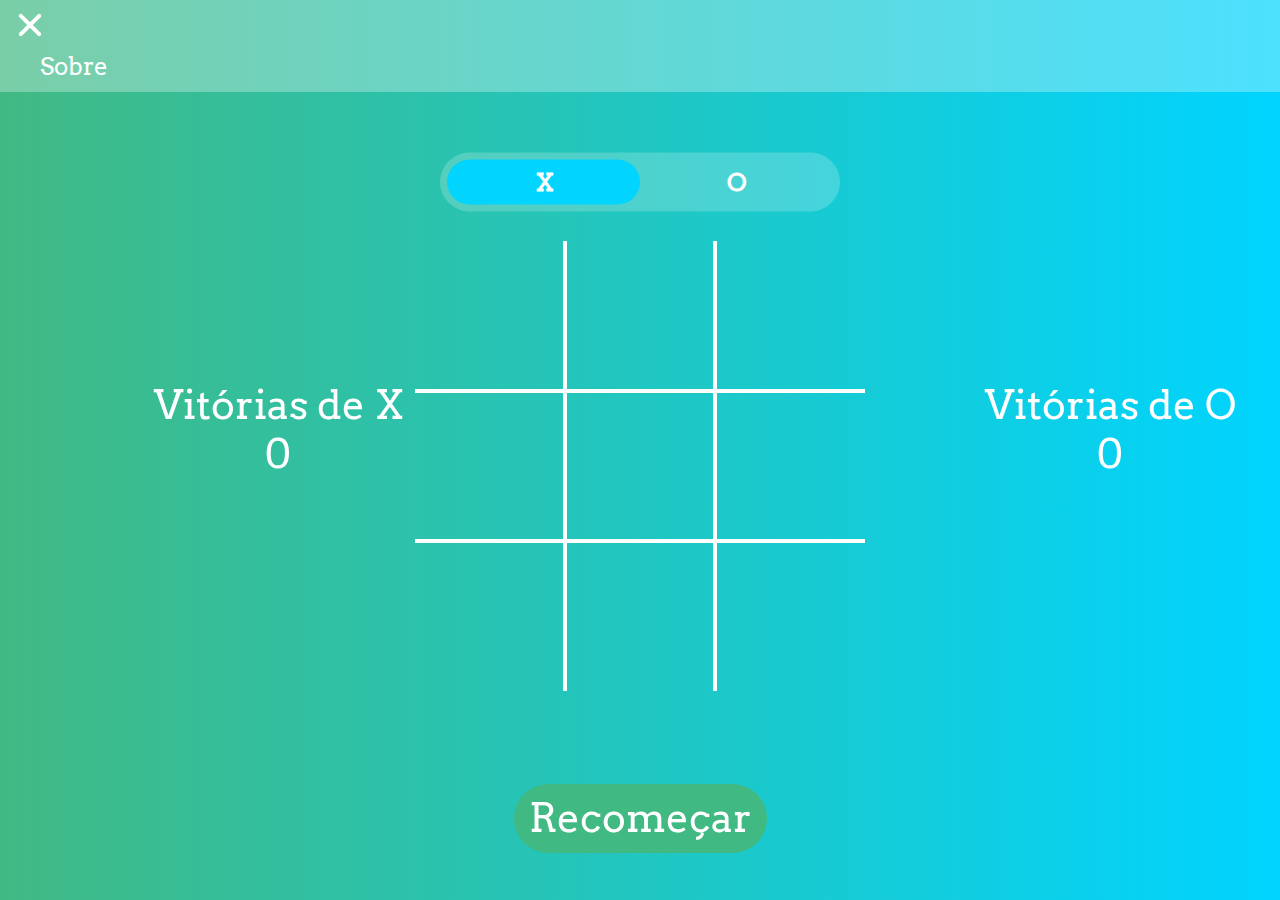
<file: index.html>
<!DOCTYPE html>
<html lang="pt-br">
<head>
    <meta charset="UTF-8">
    <meta http-equiv="X-UA-Compatible" content="IE=edge">
    <meta name="viewport" content="width=device-width, initial-scale=1.0">
    <link rel="stylesheet" href="./style.css">
    <title>Jogo da Velha</title>
</head>
<body>
    <header id = "myHeader">
        <div id="burger-container">
            <input type="checkbox" id="checkbox-menu">

            <label for="checkbox-menu">
                <span></span>
                <span></span>
                <span></span>
            </label>
        </div>
        <menu id = "menuItens">
            <ul>
                <li data-sobre>Sobre</li>
            </ul>
        </menu>
    </header>
    <main>
        <div class="select-player">
            <header>Jogo da Velha</header>
            <div class="select-player content">
                <div class="player-title">Escolha de que lado irá jogar</div>
                <div class="player-options">
                    <button class="playerX">Jogar como X</button>
                    <button class="playerCircle">Jogar como O</button>
                </div>
            </div>
        </div>

        <div class="player-turn-indicator">
            <div class="players">
                <span class="x-turn">X</span>
                <span class="circle-turn">O</span>
                <div class="slider"></div>
            </div>
        </div>

        <div class="board" data-board>
            <div class="cell" data-cell></div>
            <div class="cell" data-cell></div>
            <div class="cell" data-cell></div>
            <div class="cell" data-cell></div>
            <div class="cell" data-cell></div>
            <div class="cell" data-cell></div>
            <div class="cell" data-cell></div>
            <div class="cell" data-cell></div>
            <div class="cell" data-cell></div>
        </div>

        <div class="score x-score-board">
            <p>Vitórias de X</p>
            <p data-x-score>0</p>
        </div>

        <div class="score circle-score-board">
            <p>Vitórias de O</p>
            <p data-circle-score>0</p>
        </div>
    
        <div class="winning-message" data-winning-message>
            <p class="winning-message-text" data-winning-message-text>X VENCEU</p>
            <button class="restart-button" data-restart-button>Jogar Novamente</button>
        </div>
    
        <div class="restart-button-position">
            <button class="restart-button" data-restart-button data-hide-element>Recomeçar</button>
        </div>
    </main>
    
    <script src="./indexScript.js"></script>
</body>
</html>
</file>
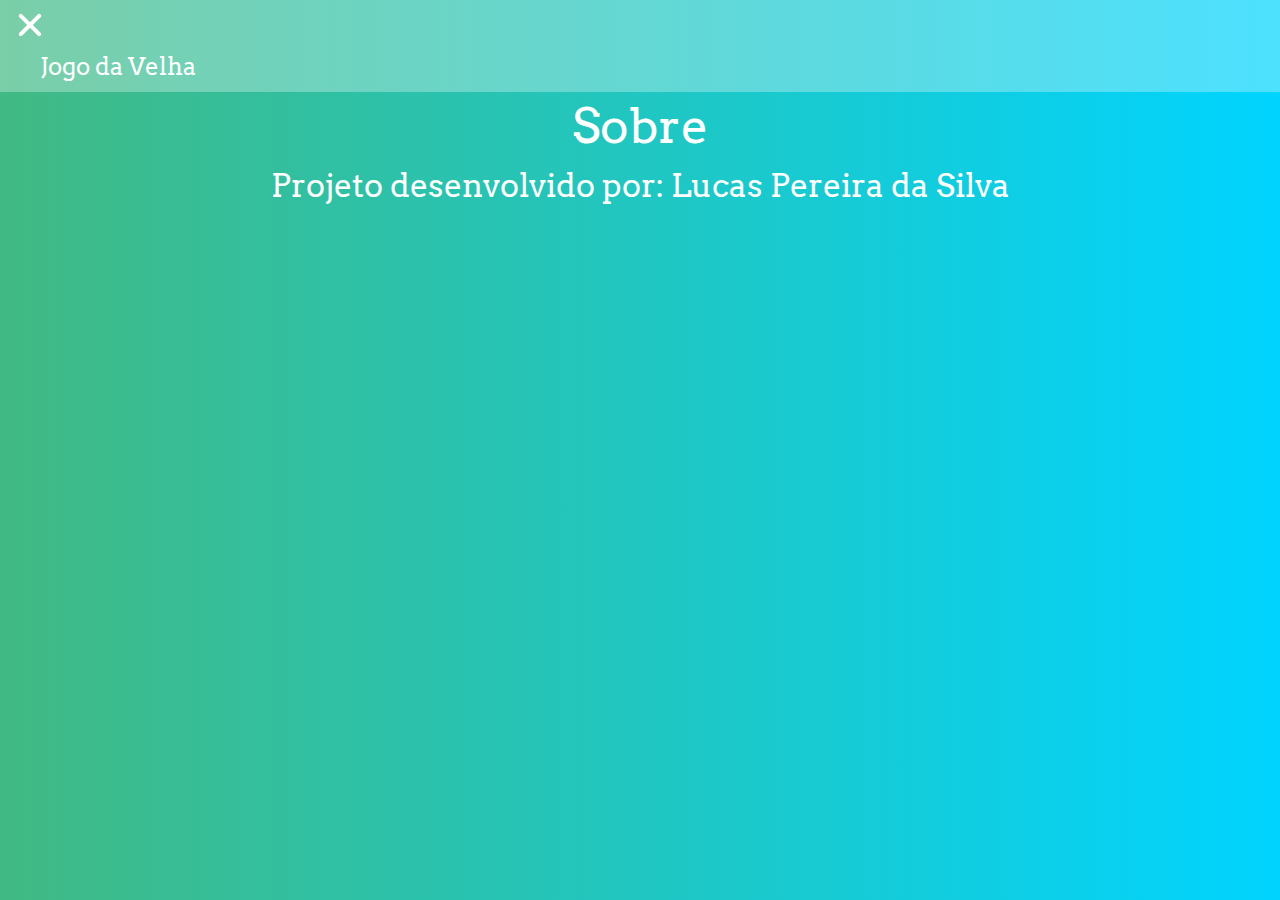
<file: sobre.html>
<!DOCTYPE html>
<html lang="pt-br">
<head>
    <meta charset="UTF-8">
    <meta http-equiv="X-UA-Compatible" content="IE=edge">
    <meta name="viewport" content="width=device-width, initial-scale=1.0">
    <link rel="stylesheet" href="./style.css">
    <title>Sobre</title>
</head>
<body>
    <header id = "myHeader">
        <div id="burger-container">
            <input type="checkbox" id="checkbox-menu">

            <label for="checkbox-menu">
                <span></span>
                <span></span>
                <span></span>
            </label>
        </div>
        <menu id = "menuItens">
            <ul>
                <li data-jogo-da-velha>Jogo da Velha</li>
            </ul>
        </menu>
    </header>
    <main>
        <h1 class="main-title">Sobre</h1>
        <h2 class="subtitle">Projeto desenvolvido por: Lucas Pereira da Silva</h2>

        <div class="video-container">
            <iframe src="https://www.youtube.com/embed/5bmYccg1D8w?start=0&modestbranding=1&rel=0&iv_load_policy=3&color=white" width="560" height="315" title="Defesa Projeto - Parte 2 (Banco de Dados)" frameborder="0" allowfullscreen></iframe>
        </div>
    </main>

    <script src="./sobreScript.js"></script>
</body>
</html>
</file>
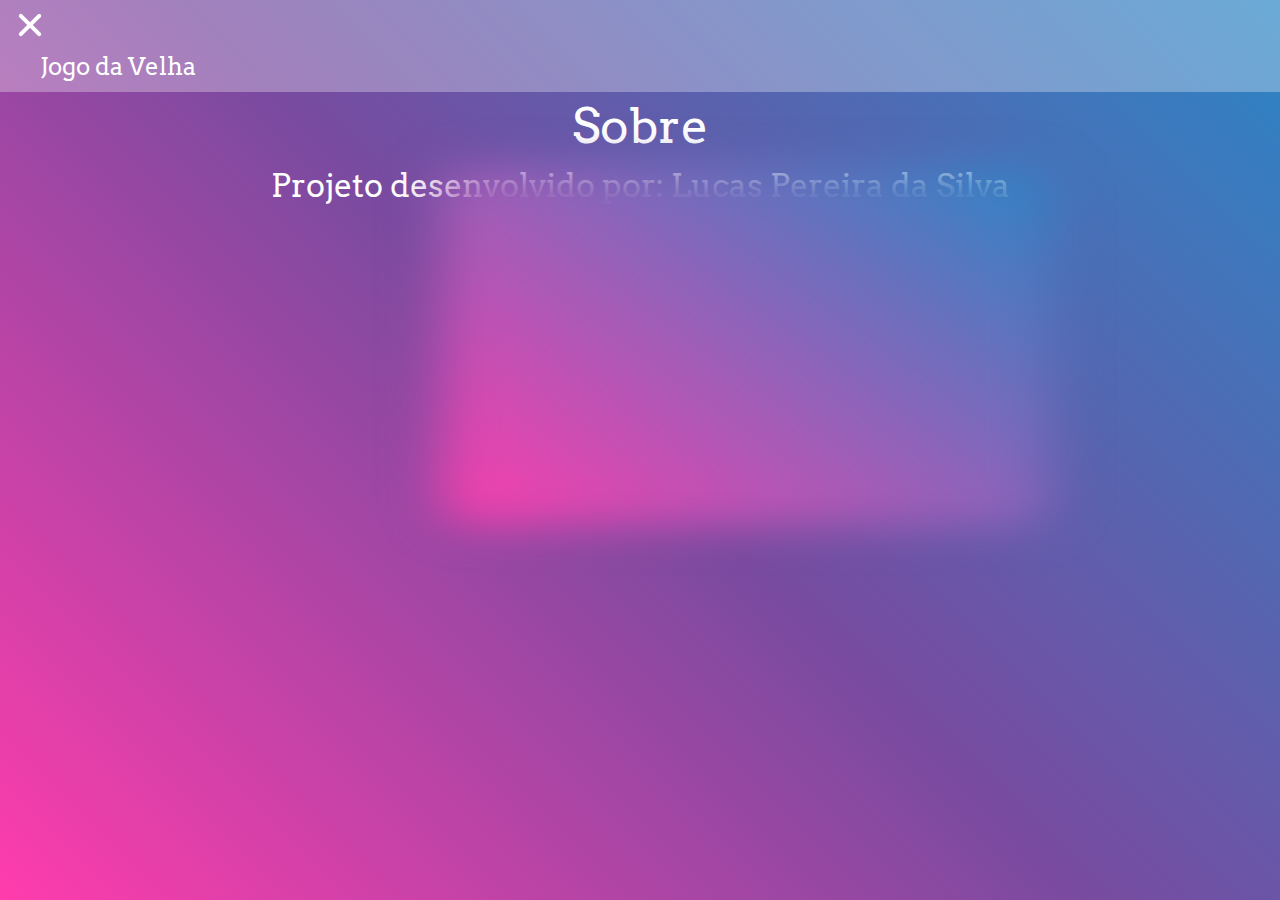
<file: pages/sobre.html>
<!DOCTYPE html>
<html lang="pt-br">
<head>
    <meta charset="UTF-8">
    <meta http-equiv="X-UA-Compatible" content="IE=edge">
    <meta name="viewport" content="width=device-width, initial-scale=1.0">
    <link rel="stylesheet" href="/styles/style.css">
    <title>Sobre</title>
</head>
<body>
    <header id = "myHeader">
        <div id="burger-container">
            <input type="checkbox" id="checkbox-menu">

            <label for="checkbox-menu">
                <span></span>
                <span></span>
                <span></span>
            </label>
        </div>
        <menu id = "menuItens">
            <ul>
                <li data-jogo-da-velha>Jogo da Velha</li>
            </ul>
        </menu>
    </header>
    <main>
        <h1 class="main-title">Sobre</h1>
        <h2 class="subtitle">Projeto desenvolvido por: Lucas Pereira da Silva</h2>

        <div class="video-container">
            <iframe src="https://www.youtube.com/embed/8PPY1ibeoKs?vq=hd1080&modestbranding=1&rel=0&color=white" width="560" height="315" title="Jogo da Velha (Trabalho Final)" frameborder="0" allowfullscreen></iframe>
        </div>
    </main>

    <script src="/scripts/sobreScript.js"></script>
</body>
</html>
</file>
<file: style.css>
@font-face {
    font-family: "Arvo";
    src: url('fonts/Arvo-Regular.ttf') format('truetype');
    font-weight: normal;
    font-style: normal;
}

* {
    box-sizing: border-box;
    margin: 0;
    padding: 0;
    font-family: 'Arvo', Times, serif;
    font-weight: normal;
    font-size: medium;
    font-size: 100%;
}

header#myHeader{
    width: 100vw;
    /* background-color: rgba(255, 255, 255, 0.3); */
}

body{
    height: 100vh;
    width: 100vw;
    background: linear-gradient(90deg, rgba(65, 185, 131, 1) 0%, rgba(0, 212, 255, 1) 100%);
}

/* MENU */
span#burger {
    color: white;
    /* display: block; */
    padding: 10px;
    font-size: 2.5rem;
}

span#burger:hover {
    cursor: pointer;
}

menu {
    display: none;
    position: absolute;
    width: 100vw;
    background-color: rgba(255, 255, 255, 0.3);
}

menu > ul {
    list-style-type: none;
}

menu > ul > li {
    display: block;
    padding: 10px;
    padding-left: 40px;
    text-decoration: none;
    text-align: left;
    font-size: 1.5rem;
    color: white;
}

menu > ul > li:hover {
    color:  rgba(65, 185, 131, 1);
    background-color: white;
    cursor: pointer;
}

/* BURGER MENU */
div#burger-container {
    height: 100%;
    width: fit-content;
    display: flex;
    align-items: center;
    justify-content: center;
    padding-top: 15px;
    padding-left: 15px;
    padding-bottom: 5px;
}

#checkbox-menu {
    position: absolute;
    opacity: 0;
}

label {
    cursor: pointer;
    position: relative;
    display: block;
    height: 22px;
    width: 30px;
}

/* BURGER MENU ANIMAÇÃO */
label span {
    position: absolute;
    display: block;
    height: 4px;
    width: 100%;
    border-radius: 30px;
    background: white;
    transition: 0.25s ease-in-out;
}

label span:nth-child(1) {
    top: 0;
}

label span:nth-child(2) {
    top: 8px;
}

label span:nth-child(3) {
    top: 16px;
}

#checkbox-menu:checked + label span:nth-child(1) {
    transform: rotate(-45deg);
    top: 8px;
}

#checkbox-menu:checked + label span:nth-child(2) {
    opacity: 0;
}

#checkbox-menu:checked + label span:nth-child(3) {
    transform: rotate(45deg);
    top: 8px;
}

/* PARTE PRINCIPAL */
main {
    margin-top: 140px;
}

h1.main-title, h2.subtitle {
    text-align: center;
    color: white;
    padding: 5px;
}

h1.main-title {
    margin-top: -90px;
    font-size: 3rem;
}

h2.subtitle {
    font-size: 2rem;
}

.video-container{
    position: fixed;
    width: 68%;
    padding-bottom: 56.25%; 
    height: 0;
  }

.video-container iframe{
    position: absolute;
    top:0;
    left: 40%;
    width: 68%;
    height: 50%;
    border-radius: 30px;
}

/* CAIXA DE ESCOLHA DE JOGADOR */
.select-player {
    display: none;
    position: absolute;
    top: 50%;
    left: 50%;
    transform: translate(-50%, -50%);
    background: rgba(255, 255, 255, 0.1);
    padding: 20px 25px 25px;
    border-radius: 5px;
    max-width: 710px;
    max-height: 310px;
    width: 100%;
    height: 100%;
}

.select-player header {
    text-align: center;
    font-size: 40px;
    font-weight: 600;
    padding-bottom: 10px;
    color: rgba(255, 255, 255, 0.8);
    border-bottom: 3px solid rgba(0, 212, 255, 1);
}

.select-player .player-title {
    color: rgba(255, 255, 255, 0.8);
    font-size: 25px;
    font-weight: 500;
    margin-top: 110px;
    margin-bottom: 50px;
    margin-left: 0;
    margin-right: 0;
}

.select-player .player-options {
    display: flex;
    width: 100%;
}

.player-options button {
    width: 100%;
    font-size: 30px;
    font-weight: 500;
    padding: 8px 0;
    border: none;
    outline: none;
    background: rgba(65, 185, 131, 1);
    border-radius: 60px;
    color: white;
    cursor: pointer;
    transition: all 0.3s ease;
}

.player-options button:hover {
    transform: scale(0.96);
    background-color: white;
    color:  rgba(65, 185, 131, 1);
}

.player-options button.playerX {
    margin-right: 5px;
}

.player-options button.playerCircle {
    margin-left: 5px;
}

/* INDICADOR DE QUEM ESTÁ JOGANDO NA VEZ */
.player-turn-indicator {
    position: relative;
    top: 15%;
    left: 50%;
    transform: translate(-50%, -50%);
}

.player-turn-indicator {
    /* display: flex; */
    background: rgba(255, 255, 255, 0.2);
    padding: 7px;
    border-radius: 60px;
    max-width: 400px;
    max-height: 100px;
    width: 100%;
    height: 100%;
}

.player-turn-indicator .players{
    position: relative;
    display: flex;
    width: 100%;
    justify-content: space-between;
}

.player-turn-indicator .players span {
    width: 100%;
    color: white;
    border-radius: 60px;
    padding: 7px 0;
    font-size: 25px;
    font-weight: 900;
    cursor: default;
    text-align: center;
    position: relative;
    z-index: 5;
}

.players span:first-child {
    color: white;
}

.players .slider {
    position: absolute;
    top: 0;
    left: 0;
    height: 100%;
    width: 50%;
    background: rgba(0, 212, 255, 1);
    border-radius: 60px;
    z-index: 2;
}

/* TABULEIRO */
.board{
    display: grid;
    /* display: none; */
    width: 100%;
    height: 100%;
    justify-content: center;
    align-content: center;
    align-items: center;
    grid-template-columns: repeat(3, auto);
}

.board.X .cell:not(.X):not(.circle):hover::before,
.board.X .cell:not(.X):not(.circle):hover::after,
.board.circle .cell:not(.X):not(.circle):hover::before,
.board.circle .cell:not(.X):not(.circle):hover::after {
    background: rgba(255, 255, 255, .3) !important;
}

/* CÉLULA */
.cell{
    width: 150px;
    height: 150px;
    border: 2px solid white;
    display: flex;
    justify-content: center;
    align-items: center;
    position: relative;
}

.cell.X, .cell.circle {
    cursor: not-allowed;
}

/* REMOVE AS BORDAS EM VOLTA DO TABULEIRO */
.cell:nth-child(1),
.cell:nth-child(2),
.cell:nth-child(3) {
    border-top: none;
}

.cell:nth-child(1),
.cell:nth-child(4),
.cell:nth-child(7) {
    border-left: none;
}

.cell:nth-child(7),
.cell:nth-child(8),
.cell:nth-child(9) {
    border-bottom: none;
}

.cell:nth-child(3),
.cell:nth-child(6),
.cell:nth-child(9) {
    border-right: none;
}
/*//////////////////////////////////////*/


/* X */
.cell.X::before,
.cell.X::after,
.board.X .cell:not(.X):not(.circle):hover::before,
.board.X .cell:not(.X):not(.circle):hover::after {
    content: "";
    height: calc(150px * 0.15);
    width: calc(150px * 0.9);
    background: white;
    position: absolute;
}

.cell.X::before,
.board.X .cell:not(.X):not(.circle):hover::before{
    transform: rotate(45deg);
}

.cell.X::after,
.board.X .cell:not(.X):not(.circle):hover::after {
    transform: rotate(-45deg);
}

/* CIRCULO */
.cell.circle::before,
.cell.circle::after,
.board.circle .cell:not(.X):not(.circle):hover::before,
.board.circle .cell:not(.X):not(.circle):hover::after {
    content: "";
    height: calc(150px * 0.9);
    width: calc(150px * 0.9);
    background: white;
    position: absolute;
    border-radius: 50%;
}

/* SCORE ESTILO GERAL */
.score {
    width: 300px;
    height: 300px;
    display: flex;
    position: fixed;
    top: 30%;
    left: 10%;
    right: 0;
    bottom: 0;
    justify-content: center;
    align-items: center;
    flex-direction: column;
    padding-top: 20px;
    font-size: 2.5rem;
    color: white;
}

/* PLACAR DE QUANTIDADE DE VITÓRIAS DO X */
.x-score-board {
    top: 30%;
    left: 10%;
    right: 0;
    bottom: 0;
}
/*//////////////////////////////////////*/

/* PLACAR DE QUANTIDADE DE VITÓRIAS DO O */
.circle-score-board {
    top: 30%;
    left: 75%;
    right: 0;
    bottom: 0;
}
/*//////////////////////////////////////*/

/* MENSAGEM DE VITÓRIA */
.winning-message{
    display: none;
    position: fixed;
    top: 0;
    left: 0;
    right: 0;
    bottom: 0;
    justify-content: center;
    align-items: center;
    background-color: rgba(0, 0, 0, .8);
    flex-direction: column;
}

.restart-button {
    font-size: 2.5rem;
    background-color:  rgba(65, 185, 131, 1);
    padding: 10px 15px;
    cursor: pointer;
    border-radius: 60px;
    border: none;
    margin-top: 16px;
    color: white;
    transition: all 0.3s ease;
}

.restart-button:hover {
    transform: scale(0.96);
    background-color: white;
    color:  rgba(65, 185, 131, 1);
}

.restart-button-position{
    display: flex;
    position: fixed;
    top: 810px;
    left: 200px;
    right: 200px;
    bottom: 200px;
    justify-content: center;
    align-items: center;
    flex-direction: column;
}

.hide-element {
    display: none;
}

.winning-message-text {
    color: white;
    font-size: 5rem;
}

.show-winning-message {
    display: flex;
}
</file>
<file: styles/style.css>
@font-face {
    font-family: "Arvo";
    src: url('/fonts/Arvo-Regular.ttf') format('truetype');
    font-weight: normal;
    font-style: normal;
}

* {
    box-sizing: border-box;
    margin: 0;
    padding: 0;
    font-family: 'Arvo', Times, serif;
    font-weight: normal;
    font-size: medium;
    font-size: 100%;
}

header#myHeader{
    width: 100vw;
}

body{
    height: 100vh;
    width: 100vw;
    background: linear-gradient(45deg, rgba(255, 60, 172, 1) 0%, rgba(120, 75, 160, 1) 50%, rgba(43, 134, 197, 1) 100%);
}

/* MENU */
span#burger {
    color: white;
    padding: 10px;
    font-size: 2.5rem;
}

/* BURGER MENU */
div#burger-container {
    height: 100%;
    width: fit-content;
    display: flex;
    align-items: center;
    justify-content: center;
    padding-top: 15px;
    padding-left: 15px;
    padding-bottom: 5px;
}

#checkbox-menu {
    position: absolute;
    opacity: 0;
}

label {
    cursor: pointer;
    position: relative;
    display: block;
    height: 22px;
    width: 30px;
}

/* BURGER MENU ANIMAÇÃO */
label span {
    position: absolute;
    display: block;
    height: 4px;
    width: 100%;
    border-radius: 30px;
    background: white;
    transition: 0.25s ease-in-out;
}

label span:nth-child(1) {
    top: 0;
}

label span:nth-child(2) {
    top: 8px;
}

label span:nth-child(3) {
    top: 16px;
}

#checkbox-menu:checked + label span:nth-child(1) {
    transform: rotate(-45deg);
    top: 8px;
}

#checkbox-menu:checked + label span:nth-child(2) {
    opacity: 0;
}

#checkbox-menu:checked + label span:nth-child(3) {
    transform: rotate(45deg);
    top: 8px;
}

span#burger:hover {
    cursor: pointer;
}

menu {
    display: none;
    position: absolute;
    width: 100vw;
    background-color: rgba(255, 255, 255, 0.3);
}

menu > ul {
    list-style-type: none;
}

menu > ul > li {
    display: block;
    padding: 10px;
    padding-left: 40px;
    text-decoration: none;
    text-align: left;
    font-size: 1.5rem;
    color: white;
}

menu > ul > li:hover {
    color:  rgba(255, 60, 172, 1);
    background-color: white;
    cursor: pointer;
}

/* PARTE PRINCIPAL */
main {
    margin-top: 140px;
}

h1.main-title, h2.subtitle {
    text-align: center;
    color: white;
    padding: 5px;
}

h1.main-title {
    margin-top: -90px;
    font-size: 3rem;
}

h2.subtitle {
    font-size: 2rem;
}

.video-container::before {
    content: '';
    position: absolute;
    top: -230px;
    left: 300px;
    width: 100%;
    height: 100%;
    border-radius: 50px;
    background: linear-gradient(45deg, rgba(255, 60, 172, 1), rgba(43, 134, 197, 1));
    filter: blur(40px);
    transform: translate(10px, 5px) scale(0.7, 0.5);
}

.video-container{
    position: fixed;
    width: 68%;
    height: 0;
    padding-bottom: 56.25%; 
  }

.video-container iframe{
    position: absolute;
    top:0;
    left: 40%;
    width: 68%;
    height: 50%;
    border-radius: 30px;
}

/* CAIXA DE ESCOLHA DE JOGADOR */
.select-player {
    display: none;
    position: absolute;
    top: 50%;
    left: 50%;
    transform: translate(-50%, -50%);
    background: rgba(255, 255, 255, 0.1);
    padding: 20px 25px 25px;
    border-radius: 5px;
    max-width: 710px;
    max-height: 310px;
    width: 100%;
    height: 100%;
}

.select-player header {
    text-align: center;
    font-size: 40px;
    font-weight: 600;
    padding-bottom: 10px;
    color: rgba(255, 255, 255, 0.8);
    border-bottom: 3px solid rgba(0, 212, 255, 1);
}

.select-player .player-title {
    color: rgba(255, 255, 255, 0.8);
    font-size: 25px;
    font-weight: 500;
    margin-top: 110px;
    margin-bottom: 50px;
    margin-left: 0;
    margin-right: 0;
}

.select-player .player-options {
    display: flex;
    width: 100%;
}

.player-options button {
    width: 100%;
    font-size: 30px;
    font-weight: 500;
    padding: 8px 0;
    border: none;
    outline: none;
    background: rgba(65, 185, 131, 1);
    border-radius: 60px;
    color: white;
    cursor: pointer;
    transition: all 0.3s ease;
}

.player-options button:hover {
    transform: scale(0.96);
    background-color: white;
    color:  rgba(65, 185, 131, 1);
}

.player-options button.playerX {
    margin-right: 5px;
}

.player-options button.playerCircle {
    margin-left: 5px;
}

/* INDICADOR DE QUEM ESTÁ JOGANDO NA VEZ */
.player-turn-indicator {
    position: relative;
    top: 15%;
    left: 50%;
    transform: translate(-50%, -50%);
}

.player-turn-indicator {
    background: linear-gradient(135deg, rgba(255, 255, 255, 0.1), rgba(255, 255, 255, 0));
    backdrop-filter: blur(10px);
    padding: 7px;
    border-radius: 60px;
    box-shadow: 0 8px 32px 0 rgba(0, 0, 0, 0.15);
    max-width: 400px;
    max-height: 100px;
    width: 100%;
    height: 100%;
}

.player-turn-indicator .player{
    position: relative;
    display: flex;
    width: 100%;
    justify-content: space-between;
}

.player-turn-indicator .player span {
    width: 100%;
    color: white;
    border-radius: 60px;
    padding: 7px 0;
    font-size: 25px;
    font-weight: 900;
    cursor: default;
    text-align: center;
    position: relative;
    z-index: 5;
    transition: all 0.3s ease;
}

.player span:first-child {
    color: white;
}

.player #slider {
    position: absolute;
    top: 0;
    left: 0;
    height: 100%;
    width: 50%;
    background: rgba(255, 60, 172, 1);
    border-radius: 60px;
    z-index: 2;
    transition: all 0.5s ease;
}

.player.active span:first-child {
    background: rgba(255, 60, 172, 1);
    color: white;
}

.player.active span:nth-child(2) {
    color: white;
}

.player.active#slider {
    left: 50%;
}

/* TABULEIRO */
.board{
    display: grid;
    width: 100%;
    height: 100%;
    justify-content: center;
    align-content: center;
    align-items: center;
    grid-template-columns: repeat(3, auto);
    position: relative;
}

/* CÉLULA */
.cell{
    width: 150px;
    height: 150px;
    border: 2px solid white;
    border-radius: 10px;
    display: flex;
    justify-content: center;
    align-items: center;
    position: relative;
}

/* CÉLULA HOVER */
.board.X .cell:not(.X):not(.circle):hover::before,
.board.X .cell:not(.X):not(.circle):hover::after {
    background: rgba(255, 255, 255, .3) !important;
}

.board.circle .cell:not(.X):not(.circle):hover::before,
.board.circle .cell:not(.X):not(.circle):hover::after {
    border-color: rgba(255, 255, 255, .3) !important;
}

.cell.X, .cell.circle {
    cursor: not-allowed;
}

/* REMOVE AS BORDAS EM VOLTA DO TABULEIRO */
.cell:nth-child(1),
.cell:nth-child(2),
.cell:nth-child(3) {
    border-top: none;
}

.cell:nth-child(1),
.cell:nth-child(4),
.cell:nth-child(7) {
    border-left: none;
}

.cell:nth-child(7),
.cell:nth-child(8),
.cell:nth-child(9) {
    border-bottom: none;
}

.cell:nth-child(3),
.cell:nth-child(6),
.cell:nth-child(9) {
    border-right: none;
}
/*//////////////////////////////////////*/


/* X */
.cell.X::before,
.cell.X::after,
.board.X .cell:not(.X):not(.circle):hover::before,
.board.X .cell:not(.X):not(.circle):hover::after {
    content: "";
    height: calc(150px * 0.15);
    width: calc(150px * 0.9);
    background: white;
    position: absolute;
}

.cell.X::before,
.board.X .cell:not(.X):not(.circle):hover::before{
    transform: rotate(45deg);
}

.cell.X::after,
.board.X .cell:not(.X):not(.circle):hover::after {
    transform: rotate(-45deg);
}

/* CIRCULO */
.cell.circle::before,
.cell.circle::after,
.board.circle .cell:not(.X):not(.circle):hover::before,
.board.circle .cell:not(.X):not(.circle):hover::after {
    content: "";
    height: calc(150px * 0.6);
    width: calc(150px * 0.6);
    position: absolute;
    border: solid 12px white;
    background: transparent;
    border-radius: 50%;
}

/* LINHA EM CIMA DA JAGADA VENCEDORA */
.strike {
    position: absolute;
    background-color: rgba(255, 60, 172, 1);
    border-radius: 50px;
}

.strike-l1 {
    width: 24%;
    height: 8px;
    top: 15.5%;
    left: 38%;
}

.strike-l2 {
    width: 24%;
    height: 8px;
    top: 49.5%;
    left: 38%;
}

.strike-l3 {
    width: 24%;
    height: 8px;
    top: 83%;
    left: 38%;
}

.strike-c1 {
    height: 100%;
    width: 8px;
    top: 0%;
    left: 41.8%;
}

.strike-c2 {
    height: 100%;
    width: 8px;
    top: 0%;
    left: 49.9%;
}

.strike-c3 {
    height: 100%;
    width: 8px;
    top: 0%;
    left: 57.9%;
}

.strike-d1 {
    width: 24.5%;
    height: 8px;
    top: 50%;
    left: 38%;
    transform: skewY(45deg);
}

.strike-d2 {
    width: 23.5%;
    height: 8px;
    top: 50%;
    left: 38%;
    transform: skewY(-45deg);
}

/* SCORE ESTILO GERAL */
.score {
    width: 300px;
    height: 300px;
    display: flex;
    position: fixed;
    top: 30%;
    left: 10%;
    right: 0;
    bottom: 0;
    justify-content: center;
    align-items: center;
    flex-direction: column;
    padding-top: 20px;
    font-size: 2.5rem;
    color: white;
}

/* PLACAR DE QUANTIDADE DE VITÓRIAS DO X */
.x-score-board {
    top: 30%;
    left: 10%;
    right: 0;
    bottom: 0;
}
/*//////////////////////////////////////*/

/* PLACAR DE QUANTIDADE DE VITÓRIAS DO O */
.circle-score-board {
    top: 30%;
    left: 75%;
    right: 0;
    bottom: 0;
}
/*//////////////////////////////////////*/

/* MENSAGEM DE VITÓRIA */
.winning-message{
    display: none;
    position: fixed;
    top: 0;
    left: 0;
    right: 0;
    bottom: 0;
    justify-content: center;
    align-items: center;
    background-color: rgba(0, 0, 0, .8);
    flex-direction: column;
}

/* BOTÃO DE RECOMEÇAR */
.restart-button::before {
    content: '';
    position: absolute;
    inset: 0;
    border-radius: 60px;
    background: linear-gradient(45deg, #ffa9c6, #f434e2);
    opacity: 0;
    transition: 0.5s ease;
}

.restart-button:hover::before {
    opacity: 1;
}

.restart-button {
    position: relative;
    display: flex;
    vertical-align: middle;
    align-items: center;
    width: 60px;
    height: 60px;
    background-color: rgba(255, 60, 172, 1);
    border-radius: 60px;
    cursor: pointer;
    box-shadow: 0 10px 25px rgba(0, 0, 0, 0.1);
    transition: 0.5s ease;
}

.restart-button:hover {
    width: 350px;
    box-shadow: 0 10px 25px rgba(0, 0, 0, 0);
}

.restart-button::after {
    content: '';
    position: absolute;
    top: 10px;
    width: 100%;
    height: 100%;
    border-radius: 60px;
    background: linear-gradient(45deg, #ffa9c6, #f434e2);
    transition: 0.5s ease;
    filter: blur(15px);
    z-index: -1;
    opacity: 0;
}

.restart-button:hover::after {
    opacity: 0.5;
}

.restart-button ion-icon {
    color: white;
    font-size: 2.5rem;
    padding: 10px;
    transition: 0.5s ease;
    transition-delay: 0.25s ease;
}

.restart-button:hover ion-icon {
    transform: rotate(360deg);
    opacity: 0;
    color: white;
    transition-delay: 0s ease;
}

.restart-button span {
    position: absolute;
}

.restart-button .restart-title {
    color: white;
    font-size: 2.5rem;
    text-transform: uppercase;
    letter-spacing: 0.1em;
    padding: 10px 23px;
    opacity: 0;
    transition: 0.1s ease;
    transition-delay: 0s;
}

.restart-button:hover .restart-title {
    opacity: 1;
    transition-delay: 0.25s;
}

.restart-button-position{
    display: flex;
    position: fixed;
    top: 770px;
    left: 200px;
    right: 200px;
    justify-content: center;
    align-items: center;
    flex-direction: column;
}

.hide-element {
    display: none;
}

.winning-message-text {
    color: white;
    font-size: 5rem;
}

.show-winning-message {
    display: flex;
}
</file>
